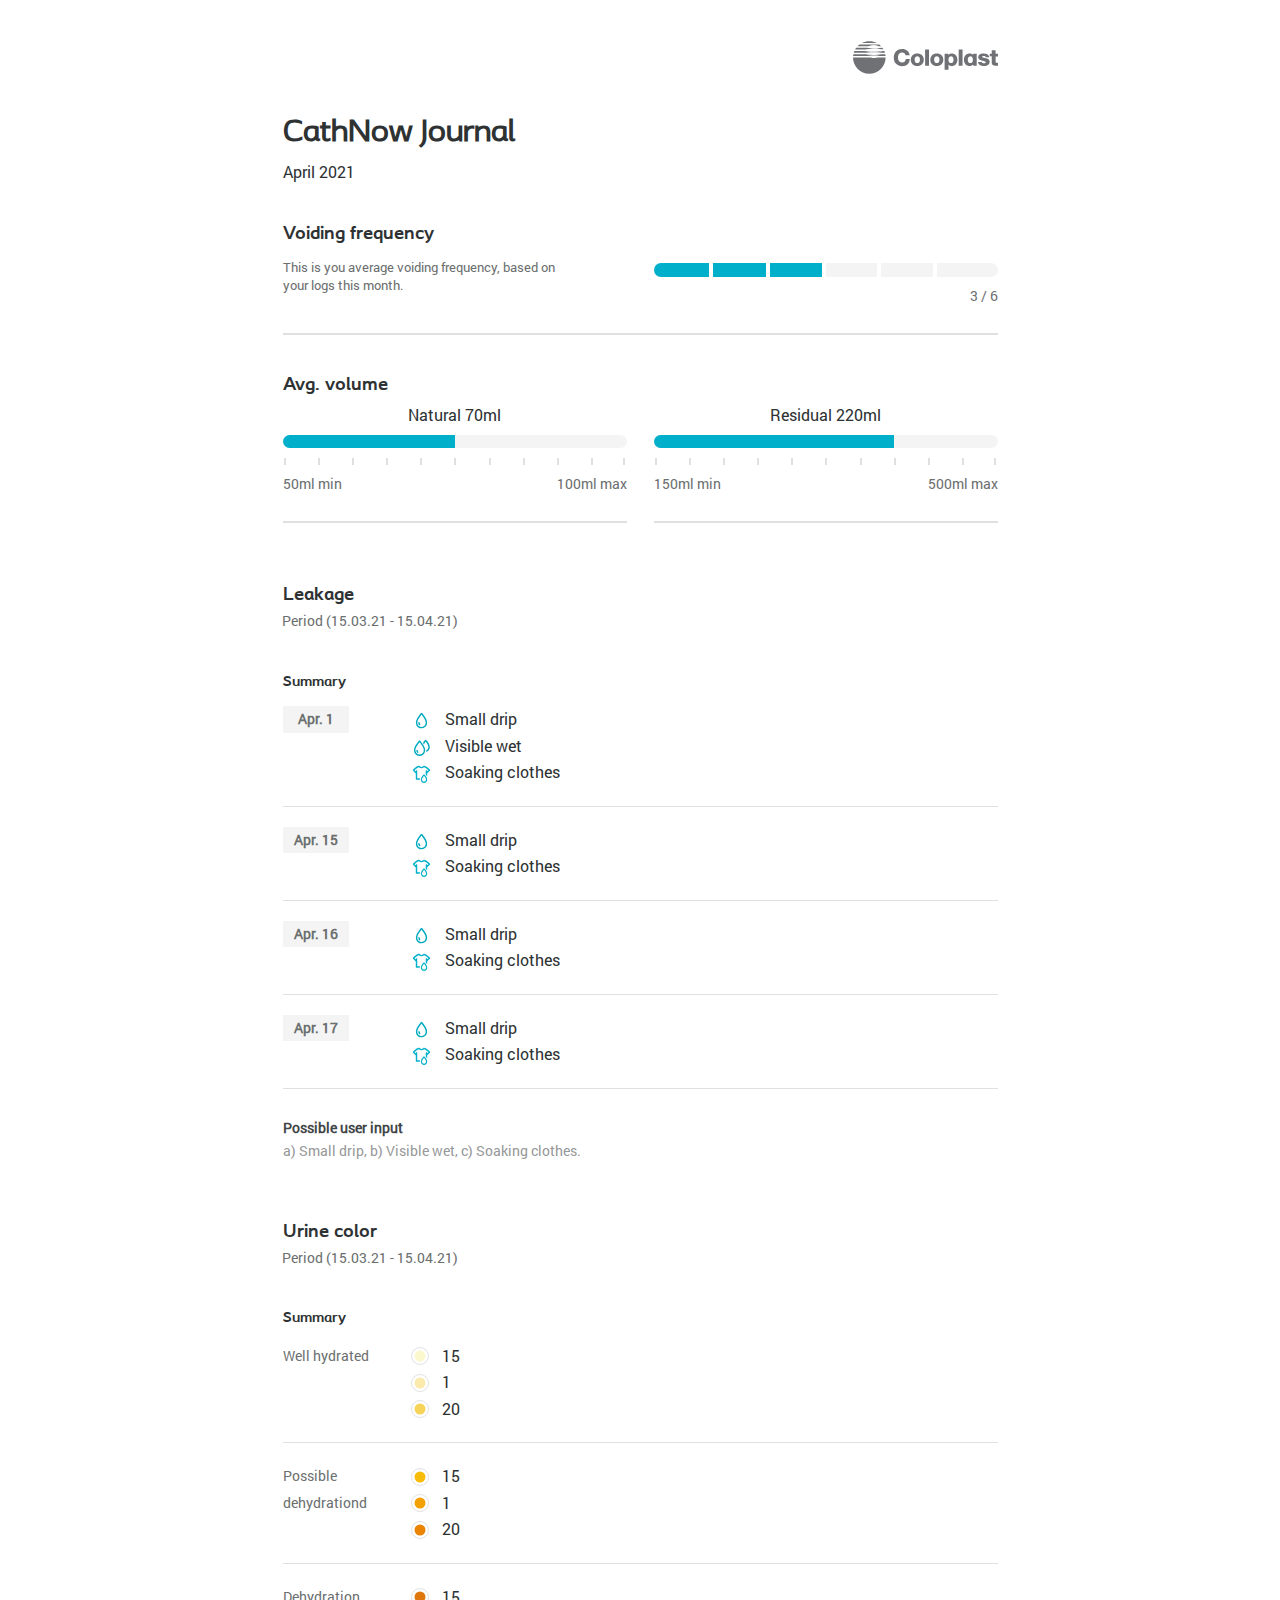
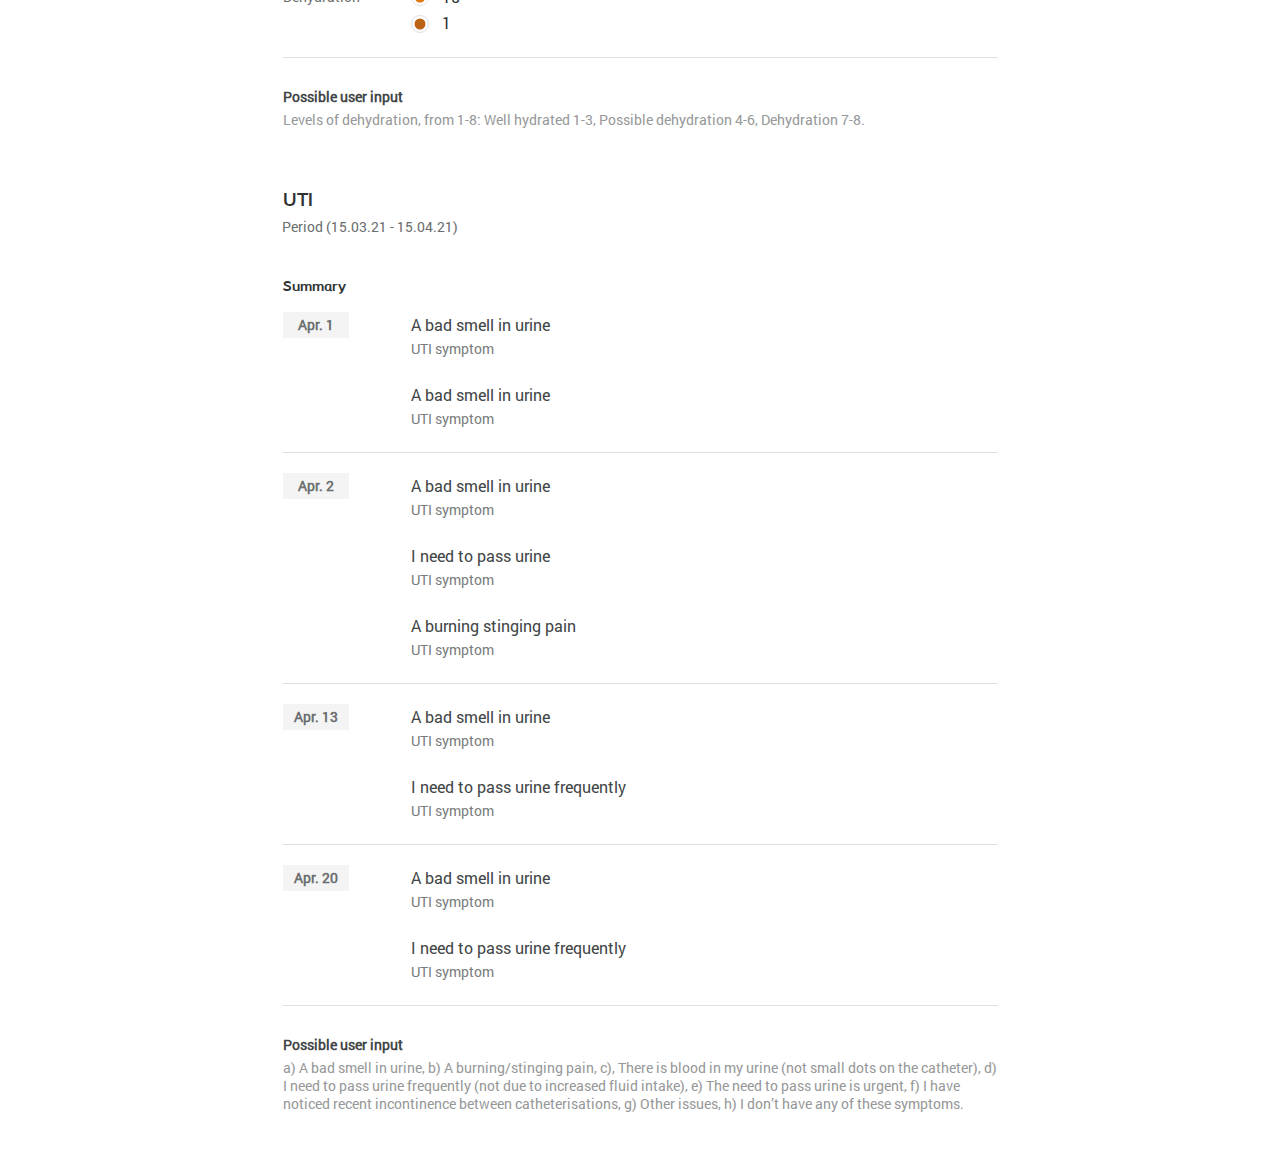
<file: index.html>
<!DOCTYPE html>
<html lang="en">
  <head>
    <meta charset="UTF-8" />
    <meta name="viewport" content="width=device-width, initial-scale=1.0" />
    <link rel="stylesheet" href="./css/style.css" />
    <title>Coloplast</title>
  </head>

  <body>
    <div class="container">
      <div class="cath-now">
        <svg class="cath-now__logo" id="Layer_1" xmlns="http://www.w3.org/2000/svg" viewBox="0 0 512 115" width="512" height="115">
          <path
            class="st0"
            d="M200.6 63.2l-.1 1.1C199.1 78.7 188.6 88 173.7 88c-8.6 0-16-2.8-21.3-8.2C147 74.4 144 66.6 144 58c0-9 2.9-16.7 8.4-22.2 5.3-5.4 12.7-8.2 21.3-8.2 14.2 0 24.7 8.4 26.2 20.9l.1 1.1h-14.4l-.1-.9c-.7-5-5.9-8.9-11.8-8.9-4.1 0-7.5 1.3-10 3.8-3.1 3.1-4.8 8.2-4.8 14.3 0 5.8 1.7 10.7 4.8 13.8 2.5 2.5 5.9 3.8 10.1 3.8 6.8 0 11.3-4.3 12.3-11.6l.1-.8 14.4.1zm20.2 11.7c1.5 1.5 3.6 2.3 6.2 2.3s4.7-.8 6.2-2.3c2.5-2.5 3.1-6.6 3.1-9.5 0-3-.5-7.1-3.1-9.6-1.5-1.5-3.6-2.3-6.2-2.3s-4.6.8-6.1 2.3c-2.5 2.5-3.1 6.6-3.1 9.6 0 2.9.5 7 3 9.5m6.2-31.8c6.9 0 12.7 2.2 16.9 6.3 4 4 6.1 9.5 6.1 16 0 6.4-2.1 11.9-6.1 15.9-4.1 4.1-10 6.3-16.9 6.3-6.9 0-12.7-2.2-16.8-6.3-4-4-6.1-9.5-6.1-15.9 0-6.5 2.1-12.1 6-16.1 4.1-4.1 10-6.2 16.9-6.2m62.7 31.8c1.5 1.5 3.6 2.3 6.2 2.3s4.7-.8 6.2-2.3c2.5-2.5 3.1-6.6 3.1-9.5 0-3-.5-7.1-3.1-9.6-1.5-1.5-3.6-2.3-6.2-2.3s-4.6.8-6.2 2.3c-2.5 2.5-3.1 6.6-3.1 9.6.1 2.9.6 7 3.1 9.5m6.2-31.8c6.9 0 12.7 2.2 16.9 6.3 4 4 6.1 9.5 6.1 16 0 6.4-2.1 11.9-6.1 15.9-4.1 4.1-10 6.3-16.9 6.3-6.9 0-12.7-2.2-16.8-6.3-4-4-6.1-9.5-6.1-15.9 0-6.5 2.1-12.1 6.1-16.1 4-4.1 9.9-6.2 16.8-6.2m-41.3-14.2h13.7v57.7h-13.7zm118.6 0h13.6v57.7h-13.6zm130.3 24.7h8.5v-9.4h-8.5V32h-13.6v12.1h-7v9.4h7v22.7c0 3.1.9 5.5 2.6 7.2 3 3 8.1 3.4 11.7 3.4 3 0 5.3-.1 7-.4l.9-.1V75.6l-1.2.2c-1.1.2-2.1.3-3.4.3-1.8 0-2.8-.2-3.2-.7-.4-.4-.7-1.4-.7-3V53.6zM355 65.4c0-4.1-1.2-7.7-3.2-9.7-1.5-1.5-3.5-2.3-5.9-2.3-2.5 0-4.5.8-5.9 2.2-2 2-3.1 5.5-3.1 9.8 0 4.2 1.1 7.5 3.1 9.5 1.5 1.5 3.5 2.3 6 2.3s4.5-.8 6-2.2c2.4-2.6 3-6.6 3-9.6m-17.8 35.2h-13.7V44.1h11.7l1.4 3.2.1.2.1-.1c2.9-2.8 6.9-4.3 11.5-4.3 5.7 0 10.4 1.8 14 5.3 4.1 4 6.3 10.2 6.3 17.3 0 6.6-2.3 12.6-6.2 16.6-3.4 3.4-8.1 5.3-13.4 5.3-4.5 0-8.6-1.5-11.6-4.3l-.2-.2v17.5zm77.2-23.4c2.5 0 4.6-.8 6-2.3 2-2 3.1-5.4 3.1-9.5 0-4.3-1.1-7.8-3.1-9.8-1.5-1.5-3.5-2.2-5.9-2.2-2.4 0-4.4.8-5.9 2.3-2.1 2-3.2 5.6-3.2 9.7 0 3 .5 7 3 9.5 1.5 1.5 3.5 2.3 6 2.3m22.4 9.2h-11.6l-1.6-3.6v-.3l-.2.2c-3 3.1-7.4 4.8-12.1 4.8-5.3 0-9.9-1.8-13.4-5.3-4-3.9-6.2-10-6.2-16.6 0-7.1 2.2-13.3 6.3-17.3 3.5-3.5 8.2-5.3 14-5.3 4.7 0 8.7 1.5 11.5 4.3l.1.1 1.5-3.4h11.7v42.4zm17.8-12.8c1 4.2 6.2 4.5 7.7 4.5.6 0 4-.1 5.6-1.8.6-.6 1-1.4 1-2.4 0-2.5-4.7-3.7-12.4-5.2-4.6-1-14.2-3-14.2-11.8 0-3.7 1.2-6.7 3.5-9 3.3-3.3 8.6-4.9 16-4.9 11.9 0 18.6 4.6 19.6 13.4l-13.1-.1c-.3-1.7-1.4-3.9-6.8-3.9-3 0-4.3.7-4.9 1.2-.4.4-.6.9-.6 1.5 0 2.5 4.3 3.3 9.2 4.3 1 .2 2.1.4 3.2.7 4.6 1 14.2 3.1 14.2 12.3 0 3.9-1.3 7.2-3.8 9.7-4.4 4.4-11.4 5.3-16.6 5.3-6.2 0-11.1-1.2-14.7-3.7-3.5-2.4-5.6-5.9-6.1-10.3l13.2.2zM53.4 17.8c5 0 11.4-4 20.3-4 8.2 0 13.7 3.2 16.5 3.6 1.8.2 4.7.2 8.7.1-2.1-2.2-4.3-4.2-6.8-6h-69c-2.5 1.9-4.9 4-7.1 6.3h37.4zm60.7 28.4l-13.5.2c-2.8 0-8.7 2.1-23.6 2.1h-4.8c-13.6 0-22.1-2-26.9-2.4H1.2c-.4 2.1-.7 4.2-.9 6.4h46.4c3.9 0 16.2-2.4 25.5-2.4l4.6-.1c9.3 0 17.2 2.3 21.5 2.3l16.7.1c-.2-2.1-.5-4.2-.9-6.2M39.9 41c2.3 0 18.3-2.2 29.9-2.2H79c11.7 0 19.6 2 24.3 2h9.5c-.6-2.1-1.4-4.1-2.2-6H105c-2.6.6-13.5 2.8-25.8 2.4l-9.3.1c-9.6.2-22.7-1.6-28.5-2.6H4.8c-.9 2-1.6 4.1-2.3 6.2l37.4.1zm4.2-11.7c3.3 0 14.5-2.5 28-2.5h4.6c11.7 0 17.2 1.3 22.1 1.7l8.6.3c-1.1-2-2.4-3.9-3.8-5.7l-9.6.6c-2.7.3-8 1.6-17.3 1.6l-4.7.1c-10.5 0-16.9-1.5-21.6-2h-39c-1.4 1.9-2.7 3.9-3.9 6h36.6zm-12.7-23h52.5C76 2.3 67.1 0 57.6 0c-9.4 0-18.3 2.3-26.2 6.3m61 51.3c-7.7 0-13.3 1.9-17.9 1.9-4.7 0-11.3-1.9-15.1-1.9H0c0 31.8 25.8 57.6 57.6 57.6s57.6-25.8 57.6-57.6H92.4z"
          />
        </svg>
        <div class="clearfix"></div>
        <h1 class="cath-now__title">CathNow Journal</h1>
        <div class="cath-now__date">April 2021</div>

        <!-- Voiding frequency -->
        <div class="cath-now__voiding-frequency voiding-frequency">
          <h2 class="voiding-frequency__title">Voiding frequency</h2>

          <div class="voiding-frequency__text">This is you average voiding frequency, based on your logs this month.</div>

          <div class="voiding-frequency__progress-bar progress-bar progress-bar--right">
            <div class="progress-bar__bar">
              <span class="progress-bar__stripe" style="width: 50%"></span>
            </div>
            <div class="progress-bar__degrees">
              <span class="progress-bar__degree"></span>
              <span class="progress-bar__degree"></span>
              <span class="progress-bar__degree"></span>
              <span class="progress-bar__degree"></span>
              <span class="progress-bar__degree"></span>
            </div>
            <div class="progress-bar__label progress-bar__label--max">3 / 6</div>
          </div>
          <div class="clearfix"></div>
          <div class="voiding-frequency__border"></div>
        </div>
       
       
        <!-- Average Volume -->
        <div class="cath-now__avg-volume avg-volume">
          <h2 class="avg-volume__title">Avg. volume</h2>
          <div class="avg-volume__progress-bar progress-bar progress-bar--left">
            <div class="progress-bar__label">Natural 70ml</div>
            <div class="progress-bar__bar">
              <span class="progress-bar__stripe" style="width: 50%"></span>
            </div>
            <div class="progress-bar__degrees">
              <span class="progress-bar__degree"></span>
              <span class="progress-bar__degree"></span>
              <span class="progress-bar__degree"></span>
              <span class="progress-bar__degree"></span>
              <span class="progress-bar__degree"></span>
              <span class="progress-bar__degree"></span>
              <span class="progress-bar__degree"></span>
              <span class="progress-bar__degree"></span>
              <span class="progress-bar__degree"></span>
              <span class="progress-bar__degree"></span>
            </div>
            <div class="progress-bar__label progress-bar__label--min">50ml min</div>
            <div class="progress-bar__label progress-bar__label--max">100ml max</div>
            <div class="clearfix"></div>
          </div>

          <div class="avg-volume__progress-bar progress-bar progress-bar--right">
            <div class="progress-bar__label">Residual 220ml</div>
            <div class="progress-bar__bar">
              <span class="progress-bar__stripe" style="width: 70%"></span>
            </div>
            <div class="progress-bar__degrees">
              <span class="progress-bar__degree"></span>
              <span class="progress-bar__degree"></span>
              <span class="progress-bar__degree"></span>
              <span class="progress-bar__degree"></span>
              <span class="progress-bar__degree"></span>
              <span class="progress-bar__degree"></span>
              <span class="progress-bar__degree"></span>
              <span class="progress-bar__degree"></span>
              <span class="progress-bar__degree"></span>
              <span class="progress-bar__degree"></span>
            </div>
            <div class="progress-bar__label progress-bar__label--min">150ml min</div>
            <div class="progress-bar__label progress-bar__label--max">500ml max</div>
          </div>
        </div>
        <div class="clearfix"></div>

        <!-- Leakage -->
        <table class="cath-now__leakage leakage">
          <thead>
            <tr class="padding-bottom">
              <td class="leakage__title">Leakage</td>
              <td class="width-80"><span class="leakage__period">Period (15.03.21 - 15.04.21)</span></td>
            </tr>
          </thead>
          <tbody>
            <tr>
              <td class="leakage__summary">Summary</td>
            </tr>
            <tr>
              <td><span class="leakage__label">Apr. 1</span></td>
              <td class="leakage__number">
                <!-- <img class="leakage__icon" src="assets/images/png/icon-small-drip.png" alt="small icon drip" /> -->
                <svg class="leakage__icon" xmlns="http://www.w3.org/2000/svg" width="40" height="40" viewBox="0 0 40 40">
                  <g fill="none" fill-rule="evenodd">
                    <g>
                      <g>
                        <g>
                          <path d="M0 0H40V40H0z" transform="translate(-40 -220) translate(24 204) translate(16 16)" />
                          <path
                            fill="#00AABE"
                            fill-rule="nonzero"
                            d="M18.522 6.19c-.13.104-.248.223-.353.352-5.884 7.288-8.855 12.959-8.855 17.181 0 3.984 1.436 6.983 3.956 8.922 1.956 1.506 4.458 2.257 6.73 2.257 2.25 0 4.772-.784 6.736-2.313 2.513-1.956 3.95-4.943 3.95-8.866 0-4.181-2.914-9.783-8.683-16.967l-.171-.212c-.81-1.003-2.27-1.167-3.28-.379l-.03.025zM20 8.646l.185.232c5.19 6.533 7.756 11.534 7.756 14.845 0 3.082-1.052 5.268-2.89 6.7-1.46 1.135-3.387 1.734-5.051 1.734-1.697 0-3.61-.575-5.056-1.687-1.836-1.413-2.885-3.604-2.885-6.747 0-3.313 2.569-8.314 7.76-14.85L20 8.646z"
                            transform="translate(-40 -220) translate(24 204) translate(16 16)"
                          />
                          <path fill="#00AABE" fill-rule="nonzero" d="M16.484 24.024c.085 1.405.551 2.43 1.321 3.158.154.145.172.384.041.551l-.002.003-1.01 1.289c-.23.293-.655.345-.948.115-.02-.016-.038-.032-.056-.05 0 0-.002 0-.002-.002-1.244-1.22-1.982-2.904-2.089-5-.014-.282.202-.522.484-.537H15.982c.266 0 .486.207.502.473z" transform="translate(-40 -220) translate(24 204) translate(16 16)" />
                        </g>
                      </g>
                    </g>
                  </g>
                </svg>

                Small drip
              </td>
            </tr>
            <tr>
              <td></td>
              <td class="leakage__number">
                <!-- <img class="leakage__icon" src="assets/images/png/icon-visible-wet.png" alt="visible wet icon" /> -->
                <svg class="leakage__icon" xmlns="http://www.w3.org/2000/svg" width="40" height="40" viewBox="0 0 40 40">
                  <g fill="none" fill-rule="evenodd">
                    <g>
                      <g>
                        <g>
                          <path d="M0 0H40V40H0z" transform="translate(-40 -300) translate(24 284) translate(16 16)" />
                          <path
                            fill="#00AABE"
                            fill-rule="nonzero"
                            d="M14.925 7.342c1.01-.789 2.47-.624 3.28.378l.17.213c5.77 7.184 8.684 12.785 8.684 16.967 0 3.922-1.438 6.91-3.95 8.865-1.964 1.53-4.487 2.313-6.736 2.313-2.272 0-4.774-.751-6.73-2.256-2.52-1.94-3.957-4.938-3.957-8.922 0-4.223 2.972-9.894 8.856-17.181.105-.13.223-.248.352-.353zm1.448 2.48l-.181.228C11 16.585 8.432 21.586 8.432 24.9c0 3.142 1.049 5.334 2.884 6.746 1.446 1.113 3.36 1.687 5.057 1.687 1.664 0 3.591-.599 5.05-1.734 1.839-1.432 2.89-3.618 2.89-6.7 0-3.311-2.566-8.311-7.756-14.844l-.184-.232zm-4.019 14.905c.237 0 .438.164.49.387l.013.087c.079 1.311.49 2.292 1.17 3.008l.15.15c.155.145.173.384.042.55 0 .002-.002.003-.002.003l-.917 1.17-.094.12c-.23.293-.654.344-.948.114-.019-.015-.038-.031-.055-.049l-.003-.002c-1.175-1.153-1.898-2.719-2.065-4.656l-.023-.345c-.015-.282.202-.522.483-.536h1.759zM30.181 6.526l.108.145.102.145c3.563 5.12 5.344 9.118 5.344 12.278 0 2.968-.955 5.393-2.774 7.027-1.225 1.1-2.795 1.77-4.342 1.896.07-.65.106-1.331.106-2.043 0-.238-.008-.481-.025-.73.855-.134 1.731-.541 2.426-1.166 1.204-1.08 1.864-2.756 1.864-4.984 0-2.384-1.488-5.798-4.559-10.284l-.292-.424-.05-.073-.05.072c-1.517 2.178-2.67 4.11-3.471 5.802-.511-.887-1.07-1.803-1.679-2.748.802-1.473 1.802-3.06 3-4.77.077-.111.162-.216.254-.315l.142-.142.034-.032c1.17-1.054 2.895-.871 3.862.346z"
                            transform="translate(-40 -300) translate(24 284) translate(16 16)"
                          />
                        </g>
                      </g>
                    </g>
                  </g>
                </svg>
                Visible wet
              </td>
            </tr>
            <tr class="border-bottom">
              <td></td>
              <td class="leakage__number">
                <!-- <img class="leakage__icon" src="assets/images/png/icon-soaking-clothes.png" alt="Soaking clothes icon" /> -->
                <svg class="leakage__icon" xmlns="http://www.w3.org/2000/svg" width="40" height="40" viewBox="0 0 40 40">
                  <g fill="none" fill-rule="evenodd">
                    <g>
                      <g>
                        <g>
                          <path d="M0 0H40V40H0z" transform="translate(-40 -380) translate(24 364) translate(16 16)" />
                          <path
                            fill="#00B0CA"
                            fill-rule="nonzero"
                            d="M23.442 22.53c.952-.747 2.325-.59 3.085.357l.08.1c2.847 3.564 4.275 6.358 4.275 8.617 0 2.123-.787 3.865-2.263 5.02-1.08.845-2.483 1.317-3.815 1.317-1.342 0-2.732-.455-3.807-1.286-1.484-1.148-2.272-2.898-2.272-5.051 0-2.28 1.456-5.106 4.357-8.719.099-.122.21-.234.332-.333zm1.362 1.784l-.055.069c-2.543 3.196-3.769 5.602-3.769 7.212 0 1.482.487 2.568 1.395 3.272.671.522 1.575.82 2.429.82.835 0 1.749-.31 2.427-.842.91-.714 1.396-1.796 1.396-3.25 0-1.61-1.225-4.016-3.767-7.21l-.056-.071zm-8.255-18.5c1.362 1.074 2.537 1.58 3.511 1.58.897 0 1.979-.43 3.233-1.341l.122-.09.123-.092c.66-.504 1.543-.63 2.322-.344l.042.015 3.17 1.232c.21.081.408.192.586.328l.045.034 5.805 4.646c1.044.836 1.162 2.352.247 3.329-.04.043-.083.085-.128.126l-.044.04-4.75 4.132v6.392c-.726-1.254-1.642-2.598-2.744-4.04v-7.153c0-.542.438-.98.98-.98h.784c.541 0 .98.438.98.98v1.162l2.523-2.194-5.326-4.262-2.97-1.154-.062.047c-1.7 1.253-3.32 1.914-4.876 1.931h-.062c-1.612 0-3.28-.691-5.014-2.016l-.056-.043-3.215 1.232-5.16 4.294 2.502 2.406v-1.403c0-.542.44-.98.981-.98h.784c.542 0 .98.438.98.98V29.02h5.39c-.34.976-.532 1.889-.576 2.745h-6.578c-.541 0-.98-.44-.98-.98V19.818L4.33 15.217c-.965-.927-.933-2.448.067-3.337l.03-.025.029-.025 5.608-4.667c.187-.156.398-.282.624-.375l.052-.02 3.423-1.312c.8-.306 1.713-.173 2.385.357z"
                            transform="translate(-40 -380) translate(24 364) translate(16 16)"
                          />
                        </g>
                      </g>
                    </g>
                  </g>
                </svg>

                Soaking clothes
              </td>
            </tr>

            <tr class="padding-top">
              <td><span class="leakage__label">Apr. 15</span></td>
              <td class="leakage__number">
                <svg class="leakage__icon" xmlns="http://www.w3.org/2000/svg" width="40" height="40" viewBox="0 0 40 40">
                  <g fill="none" fill-rule="evenodd">
                    <g>
                      <g>
                        <g>
                          <path d="M0 0H40V40H0z" transform="translate(-40 -220) translate(24 204) translate(16 16)" />
                          <path
                            fill="#00AABE"
                            fill-rule="nonzero"
                            d="M18.522 6.19c-.13.104-.248.223-.353.352-5.884 7.288-8.855 12.959-8.855 17.181 0 3.984 1.436 6.983 3.956 8.922 1.956 1.506 4.458 2.257 6.73 2.257 2.25 0 4.772-.784 6.736-2.313 2.513-1.956 3.95-4.943 3.95-8.866 0-4.181-2.914-9.783-8.683-16.967l-.171-.212c-.81-1.003-2.27-1.167-3.28-.379l-.03.025zM20 8.646l.185.232c5.19 6.533 7.756 11.534 7.756 14.845 0 3.082-1.052 5.268-2.89 6.7-1.46 1.135-3.387 1.734-5.051 1.734-1.697 0-3.61-.575-5.056-1.687-1.836-1.413-2.885-3.604-2.885-6.747 0-3.313 2.569-8.314 7.76-14.85L20 8.646z"
                            transform="translate(-40 -220) translate(24 204) translate(16 16)"
                          />
                          <path fill="#00AABE" fill-rule="nonzero" d="M16.484 24.024c.085 1.405.551 2.43 1.321 3.158.154.145.172.384.041.551l-.002.003-1.01 1.289c-.23.293-.655.345-.948.115-.02-.016-.038-.032-.056-.05 0 0-.002 0-.002-.002-1.244-1.22-1.982-2.904-2.089-5-.014-.282.202-.522.484-.537H15.982c.266 0 .486.207.502.473z" transform="translate(-40 -220) translate(24 204) translate(16 16)" />
                        </g>
                      </g>
                    </g>
                  </g>
                </svg>
                Small drip
              </td>
            </tr>
            <tr class="border-bottom">
              <td></td>
              <td class="leakage__number">
                <svg class="leakage__icon" xmlns="http://www.w3.org/2000/svg" width="40" height="40" viewBox="0 0 40 40">
                  <g fill="none" fill-rule="evenodd">
                    <g>
                      <g>
                        <g>
                          <path d="M0 0H40V40H0z" transform="translate(-40 -380) translate(24 364) translate(16 16)" />
                          <path
                            fill="#00B0CA"
                            fill-rule="nonzero"
                            d="M23.442 22.53c.952-.747 2.325-.59 3.085.357l.08.1c2.847 3.564 4.275 6.358 4.275 8.617 0 2.123-.787 3.865-2.263 5.02-1.08.845-2.483 1.317-3.815 1.317-1.342 0-2.732-.455-3.807-1.286-1.484-1.148-2.272-2.898-2.272-5.051 0-2.28 1.456-5.106 4.357-8.719.099-.122.21-.234.332-.333zm1.362 1.784l-.055.069c-2.543 3.196-3.769 5.602-3.769 7.212 0 1.482.487 2.568 1.395 3.272.671.522 1.575.82 2.429.82.835 0 1.749-.31 2.427-.842.91-.714 1.396-1.796 1.396-3.25 0-1.61-1.225-4.016-3.767-7.21l-.056-.071zm-8.255-18.5c1.362 1.074 2.537 1.58 3.511 1.58.897 0 1.979-.43 3.233-1.341l.122-.09.123-.092c.66-.504 1.543-.63 2.322-.344l.042.015 3.17 1.232c.21.081.408.192.586.328l.045.034 5.805 4.646c1.044.836 1.162 2.352.247 3.329-.04.043-.083.085-.128.126l-.044.04-4.75 4.132v6.392c-.726-1.254-1.642-2.598-2.744-4.04v-7.153c0-.542.438-.98.98-.98h.784c.541 0 .98.438.98.98v1.162l2.523-2.194-5.326-4.262-2.97-1.154-.062.047c-1.7 1.253-3.32 1.914-4.876 1.931h-.062c-1.612 0-3.28-.691-5.014-2.016l-.056-.043-3.215 1.232-5.16 4.294 2.502 2.406v-1.403c0-.542.44-.98.981-.98h.784c.542 0 .98.438.98.98V29.02h5.39c-.34.976-.532 1.889-.576 2.745h-6.578c-.541 0-.98-.44-.98-.98V19.818L4.33 15.217c-.965-.927-.933-2.448.067-3.337l.03-.025.029-.025 5.608-4.667c.187-.156.398-.282.624-.375l.052-.02 3.423-1.312c.8-.306 1.713-.173 2.385.357z"
                            transform="translate(-40 -380) translate(24 364) translate(16 16)"
                          />
                        </g>
                      </g>
                    </g>
                  </g>
                </svg>
                Soaking clothes
              </td>
            </tr>

            <tr class="padding-top">
              <td><span class="leakage__label">Apr. 16</span></td>
              <td class="leakage__number">
                <svg class="leakage__icon" xmlns="http://www.w3.org/2000/svg" width="40" height="40" viewBox="0 0 40 40">
                  <g fill="none" fill-rule="evenodd">
                    <g>
                      <g>
                        <g>
                          <path d="M0 0H40V40H0z" transform="translate(-40 -220) translate(24 204) translate(16 16)" />
                          <path
                            fill="#00AABE"
                            fill-rule="nonzero"
                            d="M18.522 6.19c-.13.104-.248.223-.353.352-5.884 7.288-8.855 12.959-8.855 17.181 0 3.984 1.436 6.983 3.956 8.922 1.956 1.506 4.458 2.257 6.73 2.257 2.25 0 4.772-.784 6.736-2.313 2.513-1.956 3.95-4.943 3.95-8.866 0-4.181-2.914-9.783-8.683-16.967l-.171-.212c-.81-1.003-2.27-1.167-3.28-.379l-.03.025zM20 8.646l.185.232c5.19 6.533 7.756 11.534 7.756 14.845 0 3.082-1.052 5.268-2.89 6.7-1.46 1.135-3.387 1.734-5.051 1.734-1.697 0-3.61-.575-5.056-1.687-1.836-1.413-2.885-3.604-2.885-6.747 0-3.313 2.569-8.314 7.76-14.85L20 8.646z"
                            transform="translate(-40 -220) translate(24 204) translate(16 16)"
                          />
                          <path fill="#00AABE" fill-rule="nonzero" d="M16.484 24.024c.085 1.405.551 2.43 1.321 3.158.154.145.172.384.041.551l-.002.003-1.01 1.289c-.23.293-.655.345-.948.115-.02-.016-.038-.032-.056-.05 0 0-.002 0-.002-.002-1.244-1.22-1.982-2.904-2.089-5-.014-.282.202-.522.484-.537H15.982c.266 0 .486.207.502.473z" transform="translate(-40 -220) translate(24 204) translate(16 16)" />
                        </g>
                      </g>
                    </g>
                  </g>
                </svg>
                Small drip
              </td>
            </tr>
            <tr class="border-bottom">
              <td></td>
              <td class="leakage__number">
                <svg class="leakage__icon" xmlns="http://www.w3.org/2000/svg" width="40" height="40" viewBox="0 0 40 40">
                  <g fill="none" fill-rule="evenodd">
                    <g>
                      <g>
                        <g>
                          <path d="M0 0H40V40H0z" transform="translate(-40 -380) translate(24 364) translate(16 16)" />
                          <path
                            fill="#00B0CA"
                            fill-rule="nonzero"
                            d="M23.442 22.53c.952-.747 2.325-.59 3.085.357l.08.1c2.847 3.564 4.275 6.358 4.275 8.617 0 2.123-.787 3.865-2.263 5.02-1.08.845-2.483 1.317-3.815 1.317-1.342 0-2.732-.455-3.807-1.286-1.484-1.148-2.272-2.898-2.272-5.051 0-2.28 1.456-5.106 4.357-8.719.099-.122.21-.234.332-.333zm1.362 1.784l-.055.069c-2.543 3.196-3.769 5.602-3.769 7.212 0 1.482.487 2.568 1.395 3.272.671.522 1.575.82 2.429.82.835 0 1.749-.31 2.427-.842.91-.714 1.396-1.796 1.396-3.25 0-1.61-1.225-4.016-3.767-7.21l-.056-.071zm-8.255-18.5c1.362 1.074 2.537 1.58 3.511 1.58.897 0 1.979-.43 3.233-1.341l.122-.09.123-.092c.66-.504 1.543-.63 2.322-.344l.042.015 3.17 1.232c.21.081.408.192.586.328l.045.034 5.805 4.646c1.044.836 1.162 2.352.247 3.329-.04.043-.083.085-.128.126l-.044.04-4.75 4.132v6.392c-.726-1.254-1.642-2.598-2.744-4.04v-7.153c0-.542.438-.98.98-.98h.784c.541 0 .98.438.98.98v1.162l2.523-2.194-5.326-4.262-2.97-1.154-.062.047c-1.7 1.253-3.32 1.914-4.876 1.931h-.062c-1.612 0-3.28-.691-5.014-2.016l-.056-.043-3.215 1.232-5.16 4.294 2.502 2.406v-1.403c0-.542.44-.98.981-.98h.784c.542 0 .98.438.98.98V29.02h5.39c-.34.976-.532 1.889-.576 2.745h-6.578c-.541 0-.98-.44-.98-.98V19.818L4.33 15.217c-.965-.927-.933-2.448.067-3.337l.03-.025.029-.025 5.608-4.667c.187-.156.398-.282.624-.375l.052-.02 3.423-1.312c.8-.306 1.713-.173 2.385.357z"
                            transform="translate(-40 -380) translate(24 364) translate(16 16)"
                          />
                        </g>
                      </g>
                    </g>
                  </g>
                </svg>
                Soaking clothes
              </td>
            </tr>

            <tr class="padding-top">
              <td><span class="leakage__label">Apr. 17</span></td>
              <td class="leakage__number">
                <svg class="leakage__icon" xmlns="http://www.w3.org/2000/svg" width="40" height="40" viewBox="0 0 40 40">
                  <g fill="none" fill-rule="evenodd">
                    <g>
                      <g>
                        <g>
                          <path d="M0 0H40V40H0z" transform="translate(-40 -220) translate(24 204) translate(16 16)" />
                          <path
                            fill="#00AABE"
                            fill-rule="nonzero"
                            d="M18.522 6.19c-.13.104-.248.223-.353.352-5.884 7.288-8.855 12.959-8.855 17.181 0 3.984 1.436 6.983 3.956 8.922 1.956 1.506 4.458 2.257 6.73 2.257 2.25 0 4.772-.784 6.736-2.313 2.513-1.956 3.95-4.943 3.95-8.866 0-4.181-2.914-9.783-8.683-16.967l-.171-.212c-.81-1.003-2.27-1.167-3.28-.379l-.03.025zM20 8.646l.185.232c5.19 6.533 7.756 11.534 7.756 14.845 0 3.082-1.052 5.268-2.89 6.7-1.46 1.135-3.387 1.734-5.051 1.734-1.697 0-3.61-.575-5.056-1.687-1.836-1.413-2.885-3.604-2.885-6.747 0-3.313 2.569-8.314 7.76-14.85L20 8.646z"
                            transform="translate(-40 -220) translate(24 204) translate(16 16)"
                          />
                          <path fill="#00AABE" fill-rule="nonzero" d="M16.484 24.024c.085 1.405.551 2.43 1.321 3.158.154.145.172.384.041.551l-.002.003-1.01 1.289c-.23.293-.655.345-.948.115-.02-.016-.038-.032-.056-.05 0 0-.002 0-.002-.002-1.244-1.22-1.982-2.904-2.089-5-.014-.282.202-.522.484-.537H15.982c.266 0 .486.207.502.473z" transform="translate(-40 -220) translate(24 204) translate(16 16)" />
                        </g>
                      </g>
                    </g>
                  </g>
                </svg>
                Small drip
              </td>
            </tr>
            <tr class="border-bottom">
              <td></td>
              <td class="leakage__number">
                <svg class="leakage__icon" xmlns="http://www.w3.org/2000/svg" width="40" height="40" viewBox="0 0 40 40">
                  <g fill="none" fill-rule="evenodd">
                    <g>
                      <g>
                        <g>
                          <path d="M0 0H40V40H0z" transform="translate(-40 -380) translate(24 364) translate(16 16)" />
                          <path
                            fill="#00B0CA"
                            fill-rule="nonzero"
                            d="M23.442 22.53c.952-.747 2.325-.59 3.085.357l.08.1c2.847 3.564 4.275 6.358 4.275 8.617 0 2.123-.787 3.865-2.263 5.02-1.08.845-2.483 1.317-3.815 1.317-1.342 0-2.732-.455-3.807-1.286-1.484-1.148-2.272-2.898-2.272-5.051 0-2.28 1.456-5.106 4.357-8.719.099-.122.21-.234.332-.333zm1.362 1.784l-.055.069c-2.543 3.196-3.769 5.602-3.769 7.212 0 1.482.487 2.568 1.395 3.272.671.522 1.575.82 2.429.82.835 0 1.749-.31 2.427-.842.91-.714 1.396-1.796 1.396-3.25 0-1.61-1.225-4.016-3.767-7.21l-.056-.071zm-8.255-18.5c1.362 1.074 2.537 1.58 3.511 1.58.897 0 1.979-.43 3.233-1.341l.122-.09.123-.092c.66-.504 1.543-.63 2.322-.344l.042.015 3.17 1.232c.21.081.408.192.586.328l.045.034 5.805 4.646c1.044.836 1.162 2.352.247 3.329-.04.043-.083.085-.128.126l-.044.04-4.75 4.132v6.392c-.726-1.254-1.642-2.598-2.744-4.04v-7.153c0-.542.438-.98.98-.98h.784c.541 0 .98.438.98.98v1.162l2.523-2.194-5.326-4.262-2.97-1.154-.062.047c-1.7 1.253-3.32 1.914-4.876 1.931h-.062c-1.612 0-3.28-.691-5.014-2.016l-.056-.043-3.215 1.232-5.16 4.294 2.502 2.406v-1.403c0-.542.44-.98.981-.98h.784c.542 0 .98.438.98.98V29.02h5.39c-.34.976-.532 1.889-.576 2.745h-6.578c-.541 0-.98-.44-.98-.98V19.818L4.33 15.217c-.965-.927-.933-2.448.067-3.337l.03-.025.029-.025 5.608-4.667c.187-.156.398-.282.624-.375l.052-.02 3.423-1.312c.8-.306 1.713-.173 2.385.357z"
                            transform="translate(-40 -380) translate(24 364) translate(16 16)"
                          />
                        </g>
                      </g>
                    </g>
                  </g>
                </svg>
                Soaking clothes
              </td>
            </tr>
          </tbody>
        </table>
        <div class="leakage__user-input user-input">
          <p class="user-input__title">Possible user input</p>
          <p class="user-input__description">a) Small drip, b) Visible wet, c) Soaking clothes.</p>
        </div>

     
        <!-- Urine Color -->
        <table class="cath-now__urine-color urine-color">
          <thead>
            <tr class="padding-bottom">
              <td class="urine-color__title">Urine color</td>
              <td class="width-80"><span class="urine-color__period">Period (15.03.21 - 15.04.21)</span></td>
            </tr>
          </thead>
          <tbody>
            <tr>
              <td class="leakage__summary">Summary</td>
            </tr>
            <tr>
              <td class="urine-color__label">Well hydrated</td>
              <td class="urine-color__number">
                <span class="urine-color__color-wrapper">
                  <span class="urine-color__color urine-color__color--first"></span>
                </span>
                15
              </td>
            </tr>
            <tr>
              <td></td>
              <td class="urine-color__number">
                <span class="urine-color__color-wrapper">
                  <span class="urine-color__color urine-color__color--second"></span>
                </span>
                1
              </td>
            </tr>
            <tr class="border-bottom">
              <td></td>
              <td class="urine-color__number">
                <span class="urine-color__color-wrapper">
                  <span class="urine-color__color urine-color__color--third"></span>
                </span>
                20
              </td>
            </tr>

            <tr class="padding-top">
              <td class="urine-color__label">Possible</td>
              <td class="urine-color__number">
                <span class="urine-color__color-wrapper">
                  <span class="urine-color__color urine-color__color--forth"></span>
                </span>
                15
              </td>
            </tr>
            <tr>
              <td class="urine-color__label">dehydrationd</td>
              <td class="urine-color__number">
                <span class="urine-color__color-wrapper">
                  <span class="urine-color__color urine-color__color--fifth"></span>
                </span>
                1
              </td>
            </tr>
            <tr class="border-bottom">
              <td></td>
              <td class="urine-color__number">
                <span class="urine-color__color-wrapper">
                  <span class="urine-color__color urine-color__color--sixth"></span>
                </span>
                20
              </td>
            </tr>

            <tr class="padding-top">
              <td class="urine-color__label">Dehydration</td>
              <td class="urine-color__number">
                <span class="urine-color__color-wrapper">
                  <span class="urine-color__color urine-color__color--seventh"></span>
                </span>
                15
              </td>
            </tr>
            <tr class="border-bottom">
              <td></td>
              <td class="urine-color__number">
                <span class="urine-color__color-wrapper">
                  <span class="urine-color__color urine-color__color--eighth"></span>
                </span>
                1
              </td>
            </tr>
          </tbody>
        </table>
        <div class="urine-color__user-input user-input">
          <p class="user-input__title">Possible user input</p>
          <p class="user-input__description">Levels of dehydration, from 1-8: Well hydrated 1-3, Possible dehydration 4-6, Dehydration 7-8.</p>
        </div>

        <!-- UTI -->
        <table class="cath-now__uti uti">
          <thead>
            <tr class="padding-bottom">
              <td class="uti__title">UTI</td>
              <td class="width-80"><span class="urine-color__period">Period (15.03.21 - 15.04.21)</span></td>
            </tr>
          </thead>
          <tbody>
            <tr>
              <td class="leakage__summary">Summary</td>
            </tr>
            <tr>
              <td valign="top"><span class="uti__label">Apr. 1</span></td>
              <td class="uti__desc">
                <p class="uti__symptom">A bad smell in urine</p>
                <p class="uti__symptom--s">UTI symptom</p>
              </td>
            </tr>
            <tr class="border-bottom">
              <td></td>
              <td class="uti__desc">
                <p class="uti__symptom">A bad smell in urine</p>
                <p class="uti__symptom--s">UTI symptom</p>
              </td>
            </tr>

            <tr class="padding-top">
              <td valign="top"><span class="uti__label">Apr. 2</span></td>
              <td class="uti__desc">
                <p class="uti__symptom">A bad smell in urine</p>
                <p class="uti__symptom--s">UTI symptom</p>
              </td>
            </tr>
            <tr>
              <td></td>
              <td class="uti__desc">
                <p class="uti__symptom">I need to pass urine</p>
                <p class="uti__symptom--s">UTI symptom</p>
              </td>
            </tr>
            <tr class="border-bottom">
              <td></td>
              <td class="uti__desc">
                <p class="uti__symptom">A burning stinging pain</p>
                <p class="uti__symptom--s">UTI symptom</p>
              </td>
            </tr>

            <tr class="padding-top">
              <td valign="top"><span class="uti__label">Apr. 13</span></td>
              <td class="uti__desc">
                <p class="uti__symptom">A bad smell in urine</p>
                <p class="uti__symptom--s">UTI symptom</p>
              </td>
            </tr>
            <tr class="border-bottom">
              <td></td>
              <td class="uti__desc">
                <p class="uti__symptom">I need to pass urine frequently</p>
                <p class="uti__symptom--s">UTI symptom</p>
              </td>
            </tr>

            <tr class="padding-top">
              <td valign="top"><span class="uti__label">Apr. 20</span></td>
              <td class="uti__desc">
                <p class="uti__symptom">A bad smell in urine</p>
                <p class="uti__symptom--s">UTI symptom</p>
              </td>
            </tr>
            <tr class="border-bottom">
              <td></td>
              <td class="uti__desc">
                <p class="uti__symptom">I need to pass urine frequently</p>
                <p class="uti__symptom--s">UTI symptom</p>
              </td>
            </tr>
          </tbody>
        </table>
        <div class="uti__user-input user-input"">
          <p class="user-input__title">Possible user input</p>
          <p class="user-input__description">a) A bad smell in urine, b) A burning/stinging pain, c), There is blood in my urine (not small dots on the catheter), d) I need to pass urine frequently (not due to increased fluid intake), e) The need to pass urine is urgent, f) I have noticed recent incontinence between catheterisations, g) Other issues, h) I don’t have any of these symptoms.</p>
        </div>
      </div>
    </div>
  </body>
</html>
</file>
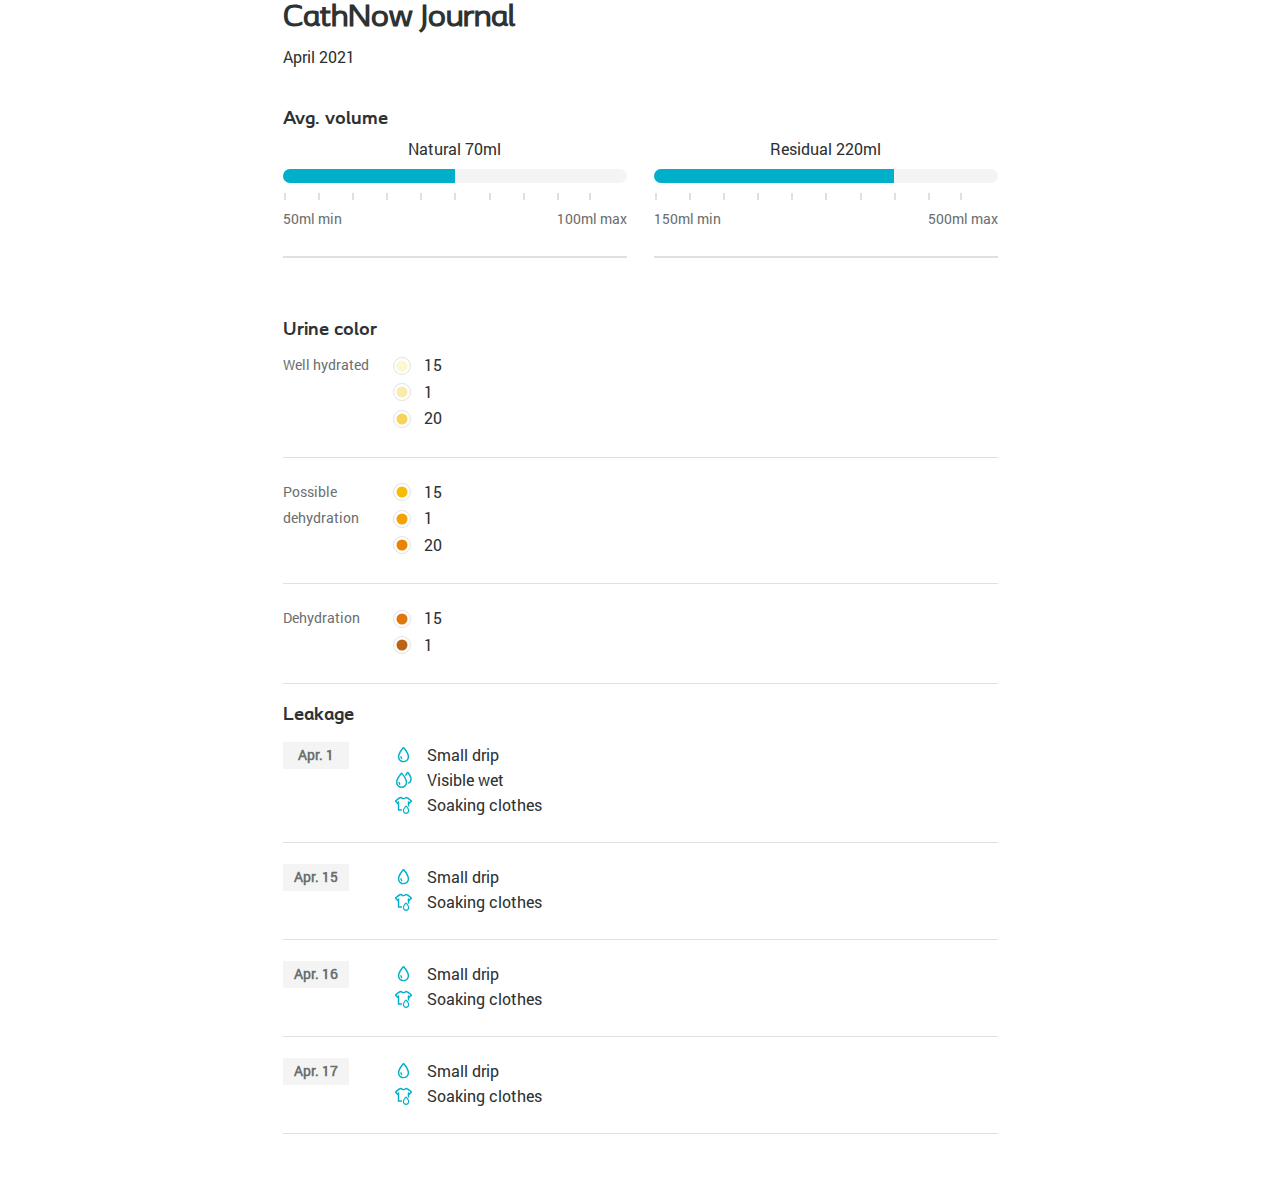
<file: index2.html>
<!DOCTYPE html>
<html lang="en">
  <head>
    <meta charset="UTF-8" />
    <meta name="viewport" content="width=device-width, initial-scale=1.0" />
    <link rel="stylesheet" href="./css/style.css" />
    <title>Coloplast</title>
  </head>

  <body>
    <div class="container">
      <div class="cath-now">
        <h1 class="cath-now__title">CathNow Journal</h1>
        <div class="cath-now__date">April 2021</div>

        <div class="cath-now__avg-volume avg-volume">
          <h2 class="avg-volume__title">Avg. volume</h2>
          <div class="avg-volume__progress-bar progress-bar progress-bar--left">
            <div class="progress-bar__label">Natural 70ml</div>
            <div class="progress-bar__bar">
              <span class="progress-bar__stripe" style="width: 50%"></span>
            </div>
            <div class="progress-bar__degrees">
              <span class="progress-bar__degree"></span>
              <span class="progress-bar__degree"></span>
              <span class="progress-bar__degree"></span>
              <span class="progress-bar__degree"></span>
              <span class="progress-bar__degree"></span>
              <span class="progress-bar__degree"></span>
              <span class="progress-bar__degree"></span>
              <span class="progress-bar__degree"></span>
              <span class="progress-bar__degree"></span>
            </div>
            <div class="progress-bar__label progress-bar__label--min">50ml min</div>
            <div class="progress-bar__label progress-bar__label--max">100ml max</div>
            <div class="clearfix"></div>
          </div>

          <div class="avg-volume__progress-bar progress-bar progress-bar--right">
            <div class="progress-bar__label">Residual 220ml</div>
            <div class="progress-bar__bar">
              <span class="progress-bar__stripe" style="width: 70%"></span>
            </div>
            <div class="progress-bar__degrees">
              <span class="progress-bar__degree"></span>
              <span class="progress-bar__degree"></span>
              <span class="progress-bar__degree"></span>
              <span class="progress-bar__degree"></span>
              <span class="progress-bar__degree"></span>
              <span class="progress-bar__degree"></span>
              <span class="progress-bar__degree"></span>
              <span class="progress-bar__degree"></span>
              <span class="progress-bar__degree"></span>
            </div>
            <div class="progress-bar__label progress-bar__label--min">150ml min</div>
            <div class="progress-bar__label progress-bar__label--max">500ml max</div>
          </div>
        </div>

        <div class="clearfix"></div>

        <div class="cath-now__urine-color urine-color">
          <h2 class="urine-color__title">Urine color</h2>
          <div class="urine-color__wrapper">
            <div class="urine-color__label">Well hydrated</div>
            <div class="urine-color__measures">
              <div class="urine-color__number">
                <span class="urine-color__color-wrapper">
                  <span class="urine-color__color urine-color__color--first"></span>
                </span>
                15
              </div>
              <div class="urine-color__number">
                <span class="urine-color__color-wrapper">
                  <span class="urine-color__color urine-color__color--second"></span>
                </span>
                1
              </div>
              <div class="urine-color__number">
                <span class="urine-color__color-wrapper">
                  <span class="urine-color__color urine-color__color--third"></span>
                </span>
                20
              </div>
            </div>
            <div class="clearfix"></div>
          </div>

          <div class="urine-color__wrapper">
            <div class="urine-color__label">Possible dehydration</div>
            <div class="urine-color__measures">
              <div class="urine-color__number">
                <span class="urine-color__color-wrapper">
                  <span class="urine-color__color urine-color__color--forth"></span>
                </span>
                15
              </div>
              <div class="urine-color__number">
                <span class="urine-color__color-wrapper">
                  <span class="urine-color__color urine-color__color--fifth"></span>
                </span>
                1
              </div>
              <div class="urine-color__number">
                <span class="urine-color__color-wrapper">
                  <span class="urine-color__color urine-color__color--sixth"></span>
                </span>
                20
              </div>
            </div>
            <div class="clearfix"></div>
          </div>

          <div class="urine-color__wrapper">
            <div class="urine-color__label">Dehydration</div>
            <div class="urine-color__measures">
              <div class="urine-color__number">
                <span class="urine-color__color-wrapper">
                  <span class="urine-color__color urine-color__color--seventh"></span>
                </span>
                15
              </div>
              <div class="urine-color__number">
                <span class="urine-color__color-wrapper">
                  <span class="urine-color__color urine-color__color--eighth"></span>
                </span>
                1
              </div>
            </div>
            <div class="clearfix"></div>
          </div>
        </div>

        <div class="cath-now__leakage leadage">
          <h2 class="leakage__title">Leakage</h2>
          <div class="leakage__wrapper">
            <div class="leakage__label">Apr. 1</div>
            <div class="leakage__measures">
              <div class="leakage__number">
                <img class="leakage__icon" src="assets/images/svg/icon-small-drip.svg" alt="small icon drip" />
                <span class="leakage__desc">Small drip</span>
              </div>
              <div class="leakage__number">
                <img class="leakage__icon" src="assets/images/svg/icon-visible-wet.svg" alt="visible wet icon" />
                <span class="leakage__desc">Visible wet</span>
              </div>
              <div class="leakage__number">
                <img class="leakage__icon" src="assets/images/svg/icon-soaking-clothes.svg" alt="Soaking clothes icon" />
                <span class="leakage__desc">Soaking clothes</span>
              </div>
            </div>
            <div class="clearfix"></div>
          </div>

          <div class="leakage__wrapper">
            <div class="leakage__label">Apr. 15</div>
            <div class="leakage__measures">
              <div class="leakage__number">
                <img class="leakage__icon" src="assets/images/svg/icon-small-drip.svg" alt="small icon drip" />
                <span class="leakage__desc">Small drip</span>
              </div>
              <div class="leakage__number">
                <img class="leakage__icon" src="assets/images/svg/icon-soaking-clothes.svg" alt="Soaking clothes icon" />
                <span class="leakage__desc">Soaking clothes</span>
              </div>
            </div>
            <div class="clearfix"></div>
          </div>

          <div class="leakage__wrapper">
            <div class="leakage__label">Apr. 16</div>
            <div class="leakage__measures">
              <div class="leakage__number">
                <img class="leakage__icon" src="assets/images/svg/icon-small-drip.svg" alt="small icon drip" />
                <span class="leakage__desc">Small drip</span>
              </div>
              <div class="leakage__number">
                <img class="leakage__icon" src="assets/images/svg/icon-soaking-clothes.svg" alt="Soaking clothes icon" />
                <span class="leakage__desc">Soaking clothes</span>
              </div>
            </div>
            <div class="clearfix"></div>
          </div>

          <div class="leakage__wrapper">
            <div class="leakage__label">Apr. 17</div>
            <div class="leakage__measures">
              <div class="leakage__number">
                <img class="leakage__icon" src="assets/images/svg/icon-small-drip.svg" alt="small icon drip" />
                <span class="leakage__desc">Small drip</span>
              </div>
              <div class="leakage__number">
                <img class="leakage__icon" src="assets/images/svg/icon-soaking-clothes.svg" alt="Soaking clothes icon" />
                <span class="leakage__desc">Soaking clothes</span>
              </div>
            </div>
            <div class="clearfix"></div>
          </div>
        </div>
      </div>
    </div>
  </body>
</html>
</file>
<file: css/style.css>
* {
  margin: 0;
  padding: 0;
  box-sizing: border-box; }

@font-face {
  font-family: 'Coloplast';
  src: url("../assets/fonts/Coloplast.ttf") format("truetype"); }

@font-face {
  font-family: 'Coloplast-Bold';
  src: url("../assets/fonts/Coloplast-Bold.ttf") format("truetype"); }

@font-face {
  font-family: 'Roboto-Regular';
  src: url("../assets/fonts/Roboto-Regular.ttf") format("truetype"); }

body {
  background-color: #ffffff; }

.container {
  max-width: 715px;
  margin: auto;
  margin-bottom: 60px; }

.clearfix::after {
  content: '';
  clear: both;
  display: table; }

table {
  border-collapse: collapse;
  width: 100%; }

tr.border-bottom td {
  border-bottom: 1px solid #dfe0e0;
  padding-bottom: 20px; }

.width-80 {
  width: 82%; }

tr.padding-top td {
  padding-top: 20px; }

tr.padding-bottom td {
  padding-bottom: 60px; }

tr.margin-top td {
  margin-top: 20px; }

@-webkit-keyframes animate-positive {
  0% {
    width: 0%; } }

@keyframes animate-positive {
  0% {
    width: 0%; } }

.cath-now {
  color: #2e3233; }
  .cath-now__logo {
    width: 145px;
    fill: #6f7175;
    float: right; }
  .cath-now__title {
    font-family: 'Coloplast', arial, sans-serif;
    margin-bottom: 10px; }
  .cath-now__date {
    font-family: 'Roboto-Regular', sans-serif;
    font-size: 16px;
    margin-bottom: 42px; }

.avg-volume__title,
.voiding-frequency__title {
  font-family: 'Coloplast-Bold', arial, sans-serif;
  font-size: 18.5px;
  margin-bottom: 8px; }

.voiding-frequency {
  position: relative; }
  .voiding-frequency__text {
    float: left;
    width: 275px;
    font-family: 'Roboto-Regular', sans-serif;
    color: #2e3233;
    font-size: 13px;
    color: #6c6f70;
    padding-top: 5px; }
  .voiding-frequency__progress-bar.progress-bar {
    border-bottom: 0; }
  .voiding-frequency__border {
    height: 2px;
    background-color: #dfe0e0;
    position: relative;
    top: -40px; }
  .voiding-frequency__progress-bar {
    position: relative; }
    .voiding-frequency__progress-bar .progress-bar__degrees {
      margin: 0;
      height: 0; }
    .voiding-frequency__progress-bar .progress-bar__degree {
      border: 0;
      width: 4px;
      height: 13.5px;
      position: absolute;
      top: 10px;
      transform: translate(-50%);
      background-color: #ffffff; }
      .voiding-frequency__progress-bar .progress-bar__degree:nth-child(1) {
        left: 16.66%; }
      .voiding-frequency__progress-bar .progress-bar__degree:nth-child(2) {
        left: 33.33%; }
      .voiding-frequency__progress-bar .progress-bar__degree:nth-child(3) {
        left: 49.49%; }
      .voiding-frequency__progress-bar .progress-bar__degree:nth-child(4) {
        left: 65.64%; }
      .voiding-frequency__progress-bar .progress-bar__degree:nth-child(5) {
        left: 81.8%;
        border: 0; }

.progress-bar {
  width: 344px;
  border-bottom: 2px solid #dfe0e0;
  padding-bottom: 28px;
  margin-bottom: 40px; }
  .progress-bar--left {
    float: left; }
  .progress-bar--right {
    float: right; }
  .progress-bar__bar {
    position: relative;
    border-radius: 100px;
    background-color: #f4f4f4;
    width: 100%;
    height: 13.5px;
    overflow: hidden;
    margin: 10px 0;
    font-family: arial, sans-serif;
    font-weight: bold;
    font-size: 30px; }
  .progress-bar__stripe {
    position: absolute;
    top: 0;
    height: 100%;
    overflow: hidden;
    background: #00b0ca;
    left: 0; }
  .progress-bar__label {
    text-align: center;
    font-family: 'Roboto-Regular', sans-serif;
    color: #2e3233;
    font-size: 16px; }
    .progress-bar__label--min, .progress-bar__label--max {
      color: #6c6f70;
      font-size: 13.5px; }
    .progress-bar__label--min {
      float: left; }
    .progress-bar__label--max {
      float: right; }
  .progress-bar__degrees {
    height: 7px;
    width: 99%;
    margin: 0 auto 10px; }
  .progress-bar__degree {
    display: block;
    margin: 0;
    padding: 0;
    float: left;
    width: 10%;
    height: 100%;
    border-left: 2px solid #dfe0e0; }
    .progress-bar__degree:last-child {
      border-right: 2px solid #dfe0e0; }

.avg-volume__progress-bar.progress-bar {
  margin-bottom: 0; }

.urine-color,
.leakage,
.uti {
  margin-top: 60px;
  line-height: 26.5px; }
  .urine-color__title,
  .leakage__title,
  .uti__title {
    font-family: 'Coloplast-Bold', arial, sans-serif;
    font-size: 18.5px;
    margin-bottom: 8px; }
  .urine-color__wrapper,
  .leakage__wrapper,
  .uti__wrapper {
    border-bottom: 1px solid #dfe0e0;
    margin-bottom: 21px; }
  .urine-color__label,
  .leakage__label,
  .uti__label {
    width: 110px;
    float: left;
    color: #6c6f70;
    font-family: 'Roboto-Regular', sans-serif;
    font-size: 13.5px; }
  .urine-color__measures,
  .leakage__measures,
  .uti__measures {
    float: left;
    padding-bottom: 25px; }
  .urine-color__number,
  .leakage__number,
  .uti__number {
    font-family: 'Roboto-Regular', sans-serif;
    font-size: 16px;
    color: #2e3233; }
  .urine-color__color-wrapper,
  .leakage__color-wrapper,
  .uti__color-wrapper {
    border: 1px solid #e2e2e2;
    display: inline-block;
    width: 18px;
    height: 18px;
    border-radius: 50%;
    margin-right: 9px;
    margin-top: -2px;
    vertical-align: middle;
    position: relative; }
  .urine-color__color,
  .leakage__color,
  .uti__color {
    display: inline-block;
    width: 11px;
    height: 11px;
    border-radius: 50%;
    position: absolute;
    top: 50%;
    left: 50%;
    transform: translate(-50%, -50%); }
    .urine-color__color--first,
    .leakage__color--first,
    .uti__color--first {
      background-color: #fbf8cd; }
    .urine-color__color--second,
    .leakage__color--second,
    .uti__color--second {
      background-color: #faeaab; }
    .urine-color__color--third,
    .leakage__color--third,
    .uti__color--third {
      background-color: #f6d359; }
    .urine-color__color--forth,
    .leakage__color--forth,
    .uti__color--forth {
      background-color: #f6bc07; }
    .urine-color__color--fifth,
    .leakage__color--fifth,
    .uti__color--fifth {
      background-color: #f3a104; }
    .urine-color__color--sixth,
    .leakage__color--sixth,
    .uti__color--sixth {
      background-color: #eb8405; }
    .urine-color__color--seventh,
    .leakage__color--seventh,
    .uti__color--seventh {
      background-color: #de770d; }
    .urine-color__color--eighth,
    .leakage__color--eighth,
    .uti__color--eighth {
      background-color: #bb6417; }
  .urine-color__period,
  .leakage__period,
  .uti__period {
    color: #6c6f70;
    font-family: 'Roboto-Regular', sans-serif;
    font-size: 13.5px;
    position: relative;
    top: 25px;
    left: -129px; }
  .urine-color__summary,
  .leakage__summary,
  .uti__summary {
    font-family: 'Coloplast-Bold', arial, sans-serif;
    font-size: 15px;
    font-weight: 600;
    padding-bottom: 10px; }

.leakage__title,
.uti__title {
  margin-bottom: 16px; }

.leakage__label,
.uti__label {
  font-weight: bold;
  background-color: #f4f4f4;
  width: 66px;
  height: 26.5px;
  line-height: 26.5px;
  vertical-align: middle;
  text-align: center;
  margin-right: 44px; }

.leakage__icon,
.uti__icon {
  width: 21px;
  height: 21px;
  margin-right: 9px;
  vertical-align: middle; }

.leakage__number,
.uti__number {
  height: 25px; }

.leakage__desc,
.uti__desc {
  line-height: 25px;
  vertical-align: middle;
  font-size: 16px; }

.uti__label {
  vertical-align: top; }

.uti__desc {
  font-family: 'Roboto-Regular', sans-serif;
  font-size: 16px;
  color: #2e3233;
  opacity: 0.9;
  padding-bottom: 20px; }

.uti__symptom--s {
  color: #6c6f70;
  font-size: 13.5px; }

.user-input {
  margin-top: 30px; }
  .user-input__title {
    font-family: 'Roboto-Regular', sans-serif;
    font-size: 13.5px;
    margin-bottom: 5px;
    color: #2e3233;
    font-weight: 600;
    opacity: 0.9; }
  .user-input__description {
    font-family: 'Roboto-Regular', sans-serif;
    font-size: 13.5px;
    color: #969899; }
</file>
